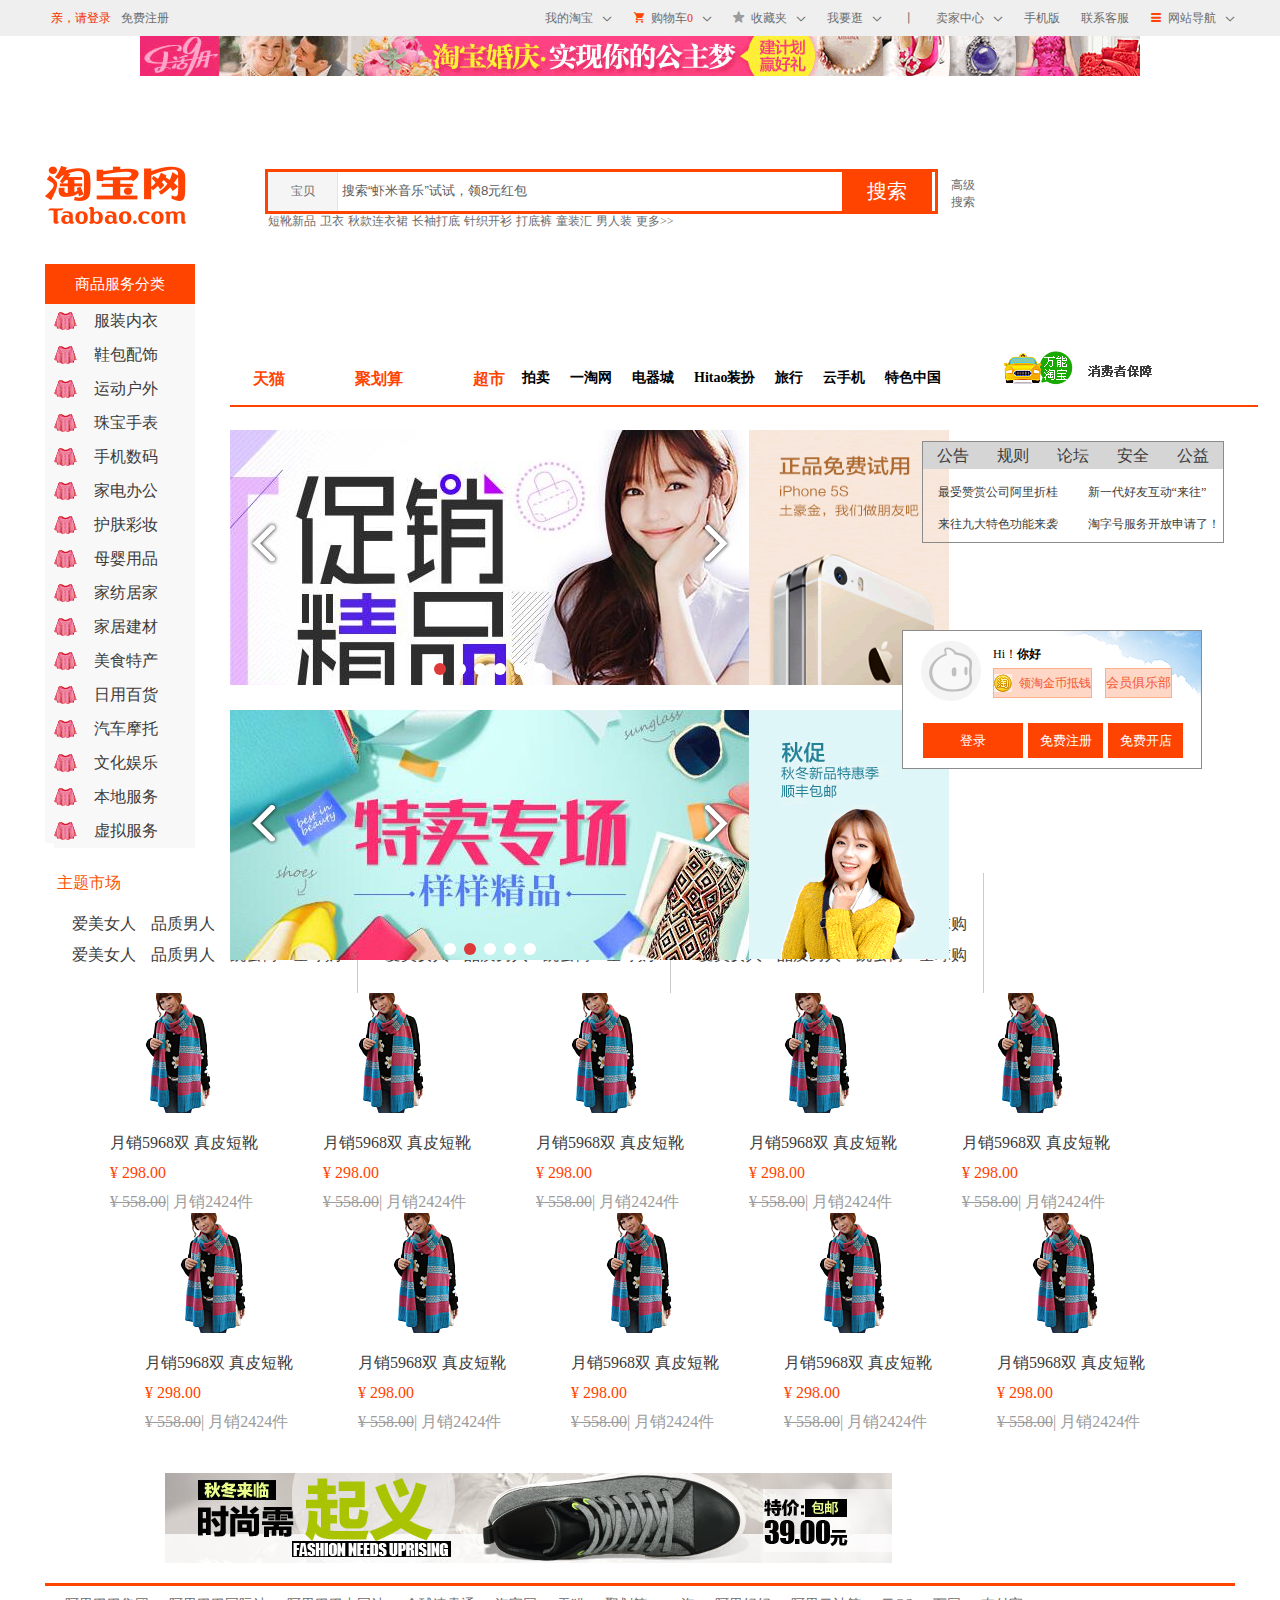
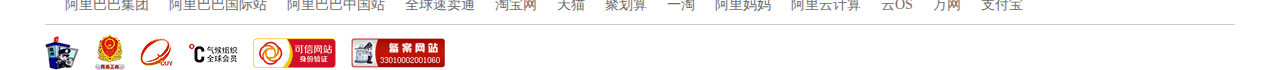
<file: index.html>
<!DOCTYPE html>
<html lang="en">
    <head>
    	<title>淘宝</title>
        <meta charset="utf-8">
        <link rel="stylesheet" href="css/gonggong.css">
        <link rel="stylesheet" href="css/style.css">
        <link rel="stylesheet" type="text/css" href="./font/iconfont.css">
        <link rel="stylesheet" href="css/ft-carousel.css">
    </head>
    <body>
    <div class="herder">
    	<div class="wenzi gwidth">
    		<a href="" class="denglu">亲，请登录</a>
    		<a href="" class="zhuce">免费注册</a>
    		<div class="topnav">
    			<div class="topnav_nav">
    				<div class="topnav_wo">
    					<a href="">我的淘宝<small class="iconfont icon-xiala"></small></a>
    					<div class="xiala1">
    						<ul>
    							<li >已买到的宝贝</li>
    							<li>店铺动态</li>
    							<li>好友动态</li>
    						</ul>
    					</div>
    				</div>
    			</div>
    			<div class="topnav_nav">
    				<div class="topnav_gou">
    					<a href="">	<span class="iconfont icon-gouwuche"></span>购物车<strong>0</strong><small class="iconfont icon-xiala"></small></a>
    					<div class="xiala2">
    						<ul>
    						<li>您的购物车里还没有任何宝贝。<form action="">
    					</ul>
    					</div>
    				</div>
    			</div>
    			<div class="topnav_nav">
    				<div class="topnav_shou">
    					<a href=""><i class="iconfont icon-shoucangxing2"></i>收藏夹<small class="iconfont icon-xiala"></small></a>
    					<div class="xiala3">
    						<ul>
    							<li>收藏的宝贝</li>
    							<li>收藏的店铺</li>
    						</ul>
    					</div>
    				</div>
    				<div>
    					
    				</div>
    			</div>
    			<div class="topnav_nav">
    				<div class="topnav_guang">
    					<a href="">我要逛<small class="iconfont icon-xiala"></small></a>
    					<div class="xiala4">
    						<ul>
    							<li>逛上新</li>
    							<li>逛优惠</li>
    							<li>小分队</li>
    							<li>用手机逛</li>
    							<li>商品分类</li>
    						</ul>
    					</div>
    			</div>
    			</div>
    			<div class="topnav_nav">
    					丨
    			</div>
    			<div class="topnav_nav">
    				<div class="topnav_mai">
    					<a href="">卖家中心<small class="iconfont icon-xiala"></small></a>
    					<div class="xiala5">
    						<ul>
    							<li>已卖出的宝贝</li>
    							<li>出售中的宝贝</li>
    							<li>卖家服务市场</li>
    							<li>卖家培训中心</li>
    						</ul>
    					</div>
    			</div>
    			</div>
    			<div class="topnav_nav">
    				<a href="">手机版</a>
    			</div>
    			<div class="topnav_nav">
    				<a href="">联系客服</a>
    			</div>
    			<div class="topnav_nav">
    				<div class="topnav_wang">
    					<a href=""><span class="iconfont icon-liebiao"></span>网站导航<small class="iconfont icon-xiala"></small></a>
    					</div>
    			</div>
    			</div>
    		</div>
   		</div>
   	</div>
    	<div class="changtiao gwidth">
    		<img src="images/changtiao.gif" height="40" width="1000" alt="" class="changtiao1">
    	</div>
    <!--logo 搜索框  -->
    <div class="logo gwidth">
    	<img src="images/logo.png" height="58" width="141" alt="" class="logo1">
    	<div class="kuang">
    		<form action="">
    			<input type="submit" value="宝贝" class="baobei">
    			<input type="text" value="搜索“虾米音乐”试试，领8元红包" class="xiami">
    			<input type="submit" value="搜索" class="sousuo">
    		</form>
    		<a href=""><p class="gaoji">高级<br>搜索</p></a>
    		<div class="tuijian">
    			<ul>
    				<li><a href="">短靴新品</a></li>
    				<li><a href="">卫衣</a></li>
    				<li><a href="">秋款连衣裙</a></li>
    				<li><a href="">长袖打底</a></li>
    				<li><a href="">针织开衫</a></li>
    				<li><a href="">打底裤</a></li>
    				<li><a href="">童装汇</a></li>
    				<li><a href="">男人装</a></li>
    				<li><a href="">更多&gt&gt</a></li>
    			</ul>
    		</div>
    	</div>
    </div>
    <div class="zhongbu">
        <div class="fuwufenlei gwidth">
        <h3>商品服务分类</h3>
        <ul>
            <li><a href="">服装内衣</a></li>
            <li><a href="">鞋包配饰</a></li>
            <li><a href="">运动户外</a></li>
            <li><a href="">珠宝手表</a></li>
            <li><a href="">手机数码</a></li>
            <li><a href="">家电办公</a></li>
            <li><a href="">护肤彩妆</a></li>
            <li><a href="">母婴用品</a></li>
            <li><a href="">家纺居家</a></li>
            <li><a href="">家居建材</a></li>
            <li><a href="">美食特产</a></li>
            <li><a href="">日用百货</a></li>
            <li><a href="">汽车摩托</a></li>
            <li><a href="">文化娱乐</a></li>
            <li><a href="">本地服务</a></li>
            <li><a href="">虚拟服务</a></li>
        </ul>
    </div>
        <div class="zbdh gwidth">
            <ul class="daohang_tm">
                <li><a href="">天猫</a></li>
                <li><a href="">聚划算</a></li>
                <li><a href="">超市</a></li>
            </ul>
            <ol class="daohang_pm">
                <li><a href="">拍卖</a></li>
                <li><a href="">一淘网</a></li>
                <li><a href="">电器城</a></li>
                <li><a href="">Hitao装扮</a></li>
                <li><a href ="">旅行</a></li>
                <li><a href="">云手机</a></li>
                <li><a href="">特色中国</a></li>
            </ol>
            <img src="images/xiaofeizhequanyi.gif" height="34" width="149" alt="" class="xfzqy">
            <p class="xian"> </p>
        </div>
        <div class="lbt">
        <div class="example">
        <div class="ft-carousel" id="carousel_1">
        <ul class="carousel-inner">
            <li class="carousel-item"><img src="images/taobao5.jpg" height="280" width="520" alt=""></li>
            <li class="carousel-item"><img src="images/taobao6.jpg" height="280" width="520" alt=""></li>
            <li class="carousel-item"><img src="images/taobao5.jpg" height="280" width="520" alt=""></li>
            <li class="carousel-item"><img src="images/taobao6.jpg" height="280" width="520" alt=""></li>
            <li class="carousel-item"><img src="images/taobao5.jpg" height="280" width="520" alt=""></li>
            <li class="carousel-item"><img src="images/taobao6.jpg" height="280" width="520" alt=""></li>
        </ul>
        </div>
        </div>

        <div class="example">
        <div class="ft-carousel" id="carousel_2">
        <ul class="carousel-inner">
            <li class="carousel-item"><img src="images/taobao4.jpg" height="250" width="520" alt=""></li>
            <li class="carousel-item"><img src="images/taobao3.jpg" height="250" width="520" alt=""></li>
            <li class="carousel-item"><img src="images/taobao2.jpg" alt=""></li>
            <li class="carousel-item"><img src="images/taobao1.jpg" alt=""></li>
            <li class="carousel-item"><img src="images/taobao3.jpg" alt=""></li>
        </ul>
        </div>
        </div>
        <div class="ce">
            <img src="images/taobaoce1.gif" height="255" width="200" alt="" class="ce1">
            <img src="images/taobaoce2.gif" height="249" width="200" alt="" class="ce2">
        </div>
        </div>
        <div class="cekuang gwidth">
        	<div class="cekuang1">
            <ul class="gonggao">
                <li><a href="">公告</a></li>
                <li><a href="">规则</a></li>
                <li><a href="">论坛</a></li>
                <li><a href="">安全</a></li>
                <li><a href="">公益</a></li>
            </ul>
            <ol class="gonggao2">
                <li><a href="">最受赞赏公司阿里折桂</a></li>
                <li><a href="">新一代好友互动“来往”</a></li>
                <li><a href="">来往九大特色功能来袭</a></li>
                <li><a href="">淘字号服务开放申请了！</a></li>
            </ol>
        </div>
        	<div class="cekuang2">
        		<img src="images/touxiang.png" height="60" width="60" alt="" class="touxiang">
        		<p class="nihao">Hi！<span>你好</span></p>
        		<form action="">
        			<ul>
        				<li><a href=""><input type="submit" value="领淘金币抵钱"  class="jinbi"></a></li>
        				<li><a href=""><input type="submit" value="会员俱乐部"  class="huiyuan"></a></li>
        			</ul>
        			<ol>
        				<li><a href=""><input type="submit" value="登录" class="denglu"></a></li>
        				<li><a href=""><input type="submit" value="免费注册" class="zhuce"></a></li>
        				<li><a href=""><input type="submit" value="免费开店" class="kaidian"></a></li>
        			</ol>
        		</form>
        	</div>

        </div>
        <div class="biaoqian gwidth clearfix">
            <div class="biaoqian1">
                <p class="shichang">主题市场</p>
                <ul>
                    <li><a href="">爱美女人</a></li>
                    <li><a href="">品质男人</a></li>
                    <li><a href="">跳蚤街</a></li>
                    <li><a href="">全球购</a></li>
                    <li><a href="">爱美女人</a></li>
                    <li><a href="">品质男人</a></li>
                    <li><a href="">跳蚤街</a></li>
                    <li><a href="">全球购</a></li>
                </ul>
            </div>
            <div class="biaoqian2">
                <p class="shichang2">主题市场</p>
                <ul>
                    <li><a href="">爱美女人</a></li>
                    <li><a href="">品质男人</a></li>
                    <li><a href="">跳蚤街</a></li>
                    <li><a href="">全球购</a></li>
                    <li><a href="">爱美女人</a></li>
                    <li><a href="">品质男人</a></li>
                    <li><a href="">跳蚤街</a></li>
                    <li><a href="">全球购</a></li>
                </ul>
            </div>
            <div class="biaoqian3">
                <p class="shichang3">主题市场</p>
                <ul>
                    <li><a href="">爱美女人</a></li>
                    <li><a href="">品质男人</a></li>
                    <li><a href="">跳蚤街</a></li>
                    <li><a href="">全球购</a></li>
                    <li><a href="">爱美女人</a></li>
                    <li><a href="">品质男人</a></li>
                    <li><a href="">跳蚤街</a></li>
                    <li><a href="">全球购</a></li>
                </ul>
            </div>
        </div>

        <div class="remai gwidth clearfix">
        	<div class="remai1">
        		<img src="images/shangpin.png" height="120" width="66" alt="">
        		<p class="xie"><a href="">月销5968双 真皮短靴</a></p>
        		<p class="qian"><a href="">¥  298.00</a></p>
        		<p class="yuanjia"><a href=""><span>¥  558.00</span>|  月销2424件</a></p>
        	</div>
        	<div class="remai2">
        		<img src="images/shangpin.png" height="120" width="66" alt="">
        		<p class="xie"><a href="">月销5968双 真皮短靴</a></p>
        		<p class="qian"><a href="">¥  298.00</a></p>
        		<p class="yuanjia"><a href=""><span>¥  558.00</span>|  月销2424件</a></p>
        	</div>
        	<div class="remai3">
        		<img src="images/shangpin.png" height="120" width="66" alt="">
        		<p class="xie"><a href="">月销5968双 真皮短靴</a></p>
        		<p class="qian"><a href="">¥  298.00</a></p>
        		<p class="yuanjia"><a href=""><span>¥  558.00</span>|  月销2424件</a></p>
        	</div>
        	<div class="remai4">
        		<img src="images/shangpin.png" height="120" width="66" alt="">
        		<p class="xie"><a href="">月销5968双 真皮短靴</a></p>
        		<p class="qian"><a href="">¥  298.00</a></p>
        		<p class="yuanjia"><a href=""><span>¥  558.00</span>|  月销2424件</a></p>
        	</div>
        	<div class="remai5">
        		<img src="images/shangpin.png" height="120" width="66" alt="">
        		<p class="xie"><a href="">月销5968双 真皮短靴</a></p>
        		<p class="qian"><a href="">¥  298.00</a></p>
        		<p class="yuanjia"><a href=""><span>¥  558.00</span>|  月销2424件</a></p>
        	</div>
        	</div>
        	<div class="remai2">
        		<div class="remai6">
        		<img src="images/shangpin.png" height="120" width="66" alt="">
        		<p class="xie"><a href="">月销5968双 真皮短靴</a></p>
        		<p class="qian"><a href="">¥  298.00</a></p>
        		<p class="yuanjia"><a href=""><span>¥  558.00</span>|  月销2424件</a></p>
        	</div>
        	<div class="remai7">
        		<img src="images/shangpin.png" height="120" width="66" alt="">
        		<p class="xie"><a href="">月销5968双 真皮短靴</a></p>
        		<p class="qian"><a href="">¥  298.00</a></p>
        		<p class="yuanjia"><a href=""><span>¥  558.00</span>|  月销2424件</a></p>
        	</div>
        	<div class="remai8">
        		<img src="images/shangpin.png" height="120" width="66" alt="">
        		<p class="xie"><a href="">月销5968双 真皮短靴</a></p>
        		<p class="qian"><a href="">¥  298.00</a></p>
        		<p class="yuanjia"><a href=""><span>¥  558.00</span>|  月销2424件</a></p>
        	</div>
        	<div class="remai9">
        		<img src="images/shangpin.png" height="120" width="66" alt="">
        		<p class="xie"><a href="">月销5968双 真皮短靴</a></p>
        		<p class="qian"><a href="">¥  298.00</a></p>
        		<p class="yuanjia"><a href=""><span>¥  558.00</span>|  月销2424件</a></p>
        	</div>
        	<div class="remai10">
        		<img src="images/shangpin.png" height="120" width="66" alt="">
        		<p class="xie"><a href="">月销5968双 真皮短靴</a></p>
        		<p class="qian"><a href="">¥  298.00</a></p>
        		<p class="yuanjia"><a href=""><span>¥  558.00</span>|  月销2424件</a></p>
        	</div>
        	</div>       	
        </div>
       		<div class="tiao2 gwidth">
        		<img src="images/tiao2.png" height="90" width="727" alt="">
        		<p class="tiao22 gwidth"></p>
       		</div>
       	<div class="dibu gwidth clearfix">
       		<ul>
       			<li><a href="">阿里巴巴集团</a></li>
       			<li><a href="">阿里巴巴国际站</a></li>
       			<li><a href="">阿里巴巴中国站</a></li>
       			<li><a href="">全球速卖通</a></li>
       			<li><a href="">淘宝网</a></li>
       			<li><a href="">天猫</a></li>
       			<li><a href="">聚划算</a></li>
       			<li><a href="">一淘</a></li>
       			<li><a href="">阿里妈妈</a></li>
       			<li><a href="">阿里云计算</a></li>
       			<li><a href="">云OS</a></li>
       			<li><a href="">万网</a></li>
       			<li><a href="">支付宝</a></li>
       		</ul>
       	</div>
			<div class="ditiao gwidth"><p class="ditiao1"></p></div>
   			<div class="dibutu gwidth">
   			<img src="images/dibutu.png" height="35" width="400" alt="">
   			</div>

  












    </div>


    




    <script src="js/jquery.min.js"></script>
    <script src="js/ft-carousel.min.js"></script>
    <script type="text/javascript">
    $("#carousel_1").FtCarousel();

    $("#carousel_2").FtCarousel({
        index: 1,
        auto: true
    });
</script>
    </body>
</html>
</file>
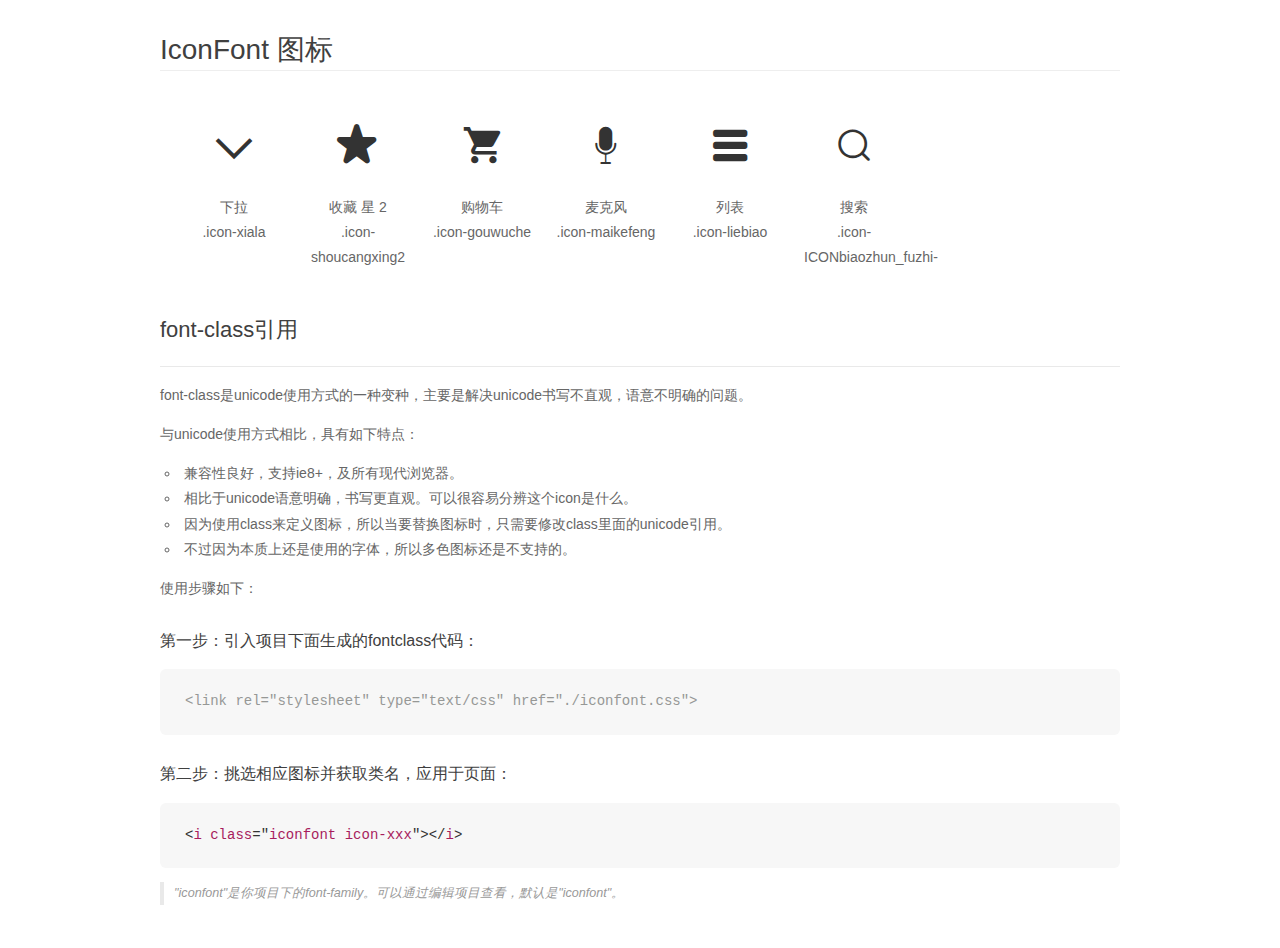
<file: font/demo_fontclass.html>
<!DOCTYPE html>
<html>
<head>
    <meta charset="utf-8"/>
    <title>IconFont</title>
    <link rel="stylesheet" href="demo.css">
    <link rel="stylesheet" href="iconfont.css">
</head>
<body>
    <div class="main markdown">
        <h1>IconFont 图标</h1>
        <ul class="icon_lists clear">
            
                <li>
                <i class="icon iconfont icon-xiala"></i>
                    <div class="name">下拉</div>
                    <div class="fontclass">.icon-xiala</div>
                </li>
            
                <li>
                <i class="icon iconfont icon-shoucangxing2"></i>
                    <div class="name">收藏 星 2</div>
                    <div class="fontclass">.icon-shoucangxing2</div>
                </li>
            
                <li>
                <i class="icon iconfont icon-gouwuche"></i>
                    <div class="name">购物车</div>
                    <div class="fontclass">.icon-gouwuche</div>
                </li>
            
                <li>
                <i class="icon iconfont icon-maikefeng"></i>
                    <div class="name">麦克风</div>
                    <div class="fontclass">.icon-maikefeng</div>
                </li>
            
                <li>
                <i class="icon iconfont icon-liebiao"></i>
                    <div class="name">列表</div>
                    <div class="fontclass">.icon-liebiao</div>
                </li>
            
                <li>
                <i class="icon iconfont icon-ICONbiaozhun_fuzhi-"></i>
                    <div class="name">搜索</div>
                    <div class="fontclass">.icon-ICONbiaozhun_fuzhi-</div>
                </li>
            
        </ul>

        <h2 id="font-class-">font-class引用</h2>
        <hr>

        <p>font-class是unicode使用方式的一种变种，主要是解决unicode书写不直观，语意不明确的问题。</p>
        <p>与unicode使用方式相比，具有如下特点：</p>
        <ul>
        <li>兼容性良好，支持ie8+，及所有现代浏览器。</li>
        <li>相比于unicode语意明确，书写更直观。可以很容易分辨这个icon是什么。</li>
        <li>因为使用class来定义图标，所以当要替换图标时，只需要修改class里面的unicode引用。</li>
        <li>不过因为本质上还是使用的字体，所以多色图标还是不支持的。</li>
        </ul>
        <p>使用步骤如下：</p>
        <h3 id="-fontclass-">第一步：引入项目下面生成的fontclass代码：</h3>


        <pre><code class="lang-js hljs javascript"><span class="hljs-comment">&lt;link rel="stylesheet" type="text/css" href="./iconfont.css"&gt;</span></code></pre>
        <h3 id="-">第二步：挑选相应图标并获取类名，应用于页面：</h3>
        <pre><code class="lang-css hljs">&lt;<span class="hljs-selector-tag">i</span> <span class="hljs-selector-tag">class</span>="<span class="hljs-selector-tag">iconfont</span> <span class="hljs-selector-tag">icon-xxx</span>"&gt;&lt;/<span class="hljs-selector-tag">i</span>&gt;</code></pre>
        <blockquote>
        <p>"iconfont"是你项目下的font-family。可以通过编辑项目查看，默认是"iconfont"。</p>
        </blockquote>
    </div>
</body>
</html>
</file>
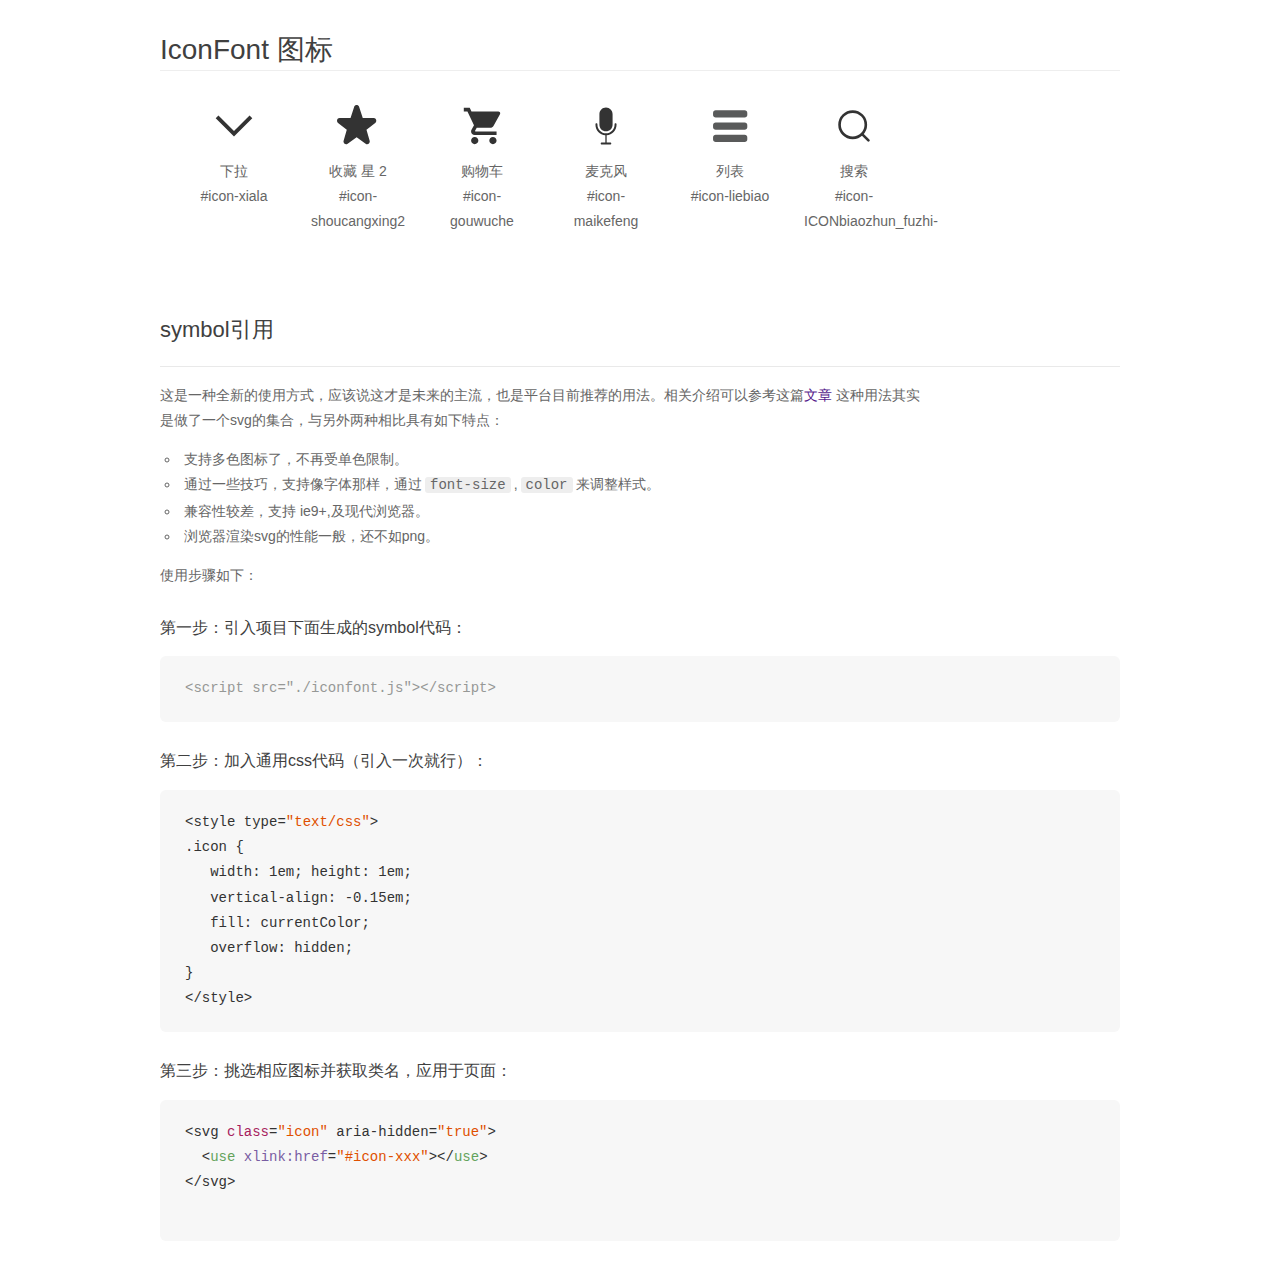
<file: font/demo_symbol.html>
<!DOCTYPE html>
<html>
<head>
    <meta charset="utf-8"/>
    <title>IconFont</title>
    <link rel="stylesheet" href="demo.css">
    <script src="iconfont.js"></script>

    <style type="text/css">
        .icon {
          /* 通过设置 font-size 来改变图标大小 */
          width: 1em; height: 1em;
          /* 图标和文字相邻时，垂直对齐 */
          vertical-align: -0.15em;
          /* 通过设置 color 来改变 SVG 的颜色/fill */
          fill: currentColor;
          /* path 和 stroke 溢出 viewBox 部分在 IE 下会显示
             normalize.css 中也包含这行 */
          overflow: hidden;
        }

    </style>
</head>
<body>
    <div class="main markdown">
        <h1>IconFont 图标</h1>
        <ul class="icon_lists clear">
            
                <li>
                    <svg class="icon" aria-hidden="true">
                        <use xlink:href="#icon-xiala"></use>
                    </svg>
                    <div class="name">下拉</div>
                    <div class="fontclass">#icon-xiala</div>
                </li>
            
                <li>
                    <svg class="icon" aria-hidden="true">
                        <use xlink:href="#icon-shoucangxing2"></use>
                    </svg>
                    <div class="name">收藏 星 2</div>
                    <div class="fontclass">#icon-shoucangxing2</div>
                </li>
            
                <li>
                    <svg class="icon" aria-hidden="true">
                        <use xlink:href="#icon-gouwuche"></use>
                    </svg>
                    <div class="name">购物车</div>
                    <div class="fontclass">#icon-gouwuche</div>
                </li>
            
                <li>
                    <svg class="icon" aria-hidden="true">
                        <use xlink:href="#icon-maikefeng"></use>
                    </svg>
                    <div class="name">麦克风</div>
                    <div class="fontclass">#icon-maikefeng</div>
                </li>
            
                <li>
                    <svg class="icon" aria-hidden="true">
                        <use xlink:href="#icon-liebiao"></use>
                    </svg>
                    <div class="name">列表</div>
                    <div class="fontclass">#icon-liebiao</div>
                </li>
            
                <li>
                    <svg class="icon" aria-hidden="true">
                        <use xlink:href="#icon-ICONbiaozhun_fuzhi-"></use>
                    </svg>
                    <div class="name">搜索</div>
                    <div class="fontclass">#icon-ICONbiaozhun_fuzhi-</div>
                </li>
            
        </ul>


        <h2 id="symbol-">symbol引用</h2>
        <hr>

        <p>这是一种全新的使用方式，应该说这才是未来的主流，也是平台目前推荐的用法。相关介绍可以参考这篇<a href="">文章</a>
        这种用法其实是做了一个svg的集合，与另外两种相比具有如下特点：</p>
        <ul>
          <li>支持多色图标了，不再受单色限制。</li>
          <li>通过一些技巧，支持像字体那样，通过<code>font-size</code>,<code>color</code>来调整样式。</li>
          <li>兼容性较差，支持 ie9+,及现代浏览器。</li>
          <li>浏览器渲染svg的性能一般，还不如png。</li>
        </ul>
        <p>使用步骤如下：</p>
        <h3 id="-symbol-">第一步：引入项目下面生成的symbol代码：</h3>
        <pre><code class="lang-js hljs javascript"><span class="hljs-comment">&lt;script src="./iconfont.js"&gt;&lt;/script&gt;</span></code></pre>
        <h3 id="-css-">第二步：加入通用css代码（引入一次就行）：</h3>
        <pre><code class="lang-js hljs javascript">&lt;style type=<span class="hljs-string">"text/css"</span>&gt;
.icon {
   width: <span class="hljs-number">1</span>em; height: <span class="hljs-number">1</span>em;
   vertical-align: <span class="hljs-number">-0.15</span>em;
   fill: currentColor;
   overflow: hidden;
}
&lt;<span class="hljs-regexp">/style&gt;</span></code></pre>
        <h3 id="-">第三步：挑选相应图标并获取类名，应用于页面：</h3>
        <pre><code class="lang-js hljs javascript">&lt;svg <span class="hljs-class"><span class="hljs-keyword">class</span></span>=<span class="hljs-string">"icon"</span> aria-hidden=<span class="hljs-string">"true"</span>&gt;<span class="xml"><span class="hljs-tag">
  &lt;<span class="hljs-name">use</span> <span class="hljs-attr">xlink:href</span>=<span class="hljs-string">"#icon-xxx"</span>&gt;</span><span class="hljs-tag">&lt;/<span class="hljs-name">use</span>&gt;</span>
</span>&lt;<span class="hljs-regexp">/svg&gt;
        </span></code></pre>
    </div>
</body>
</html>
</file>
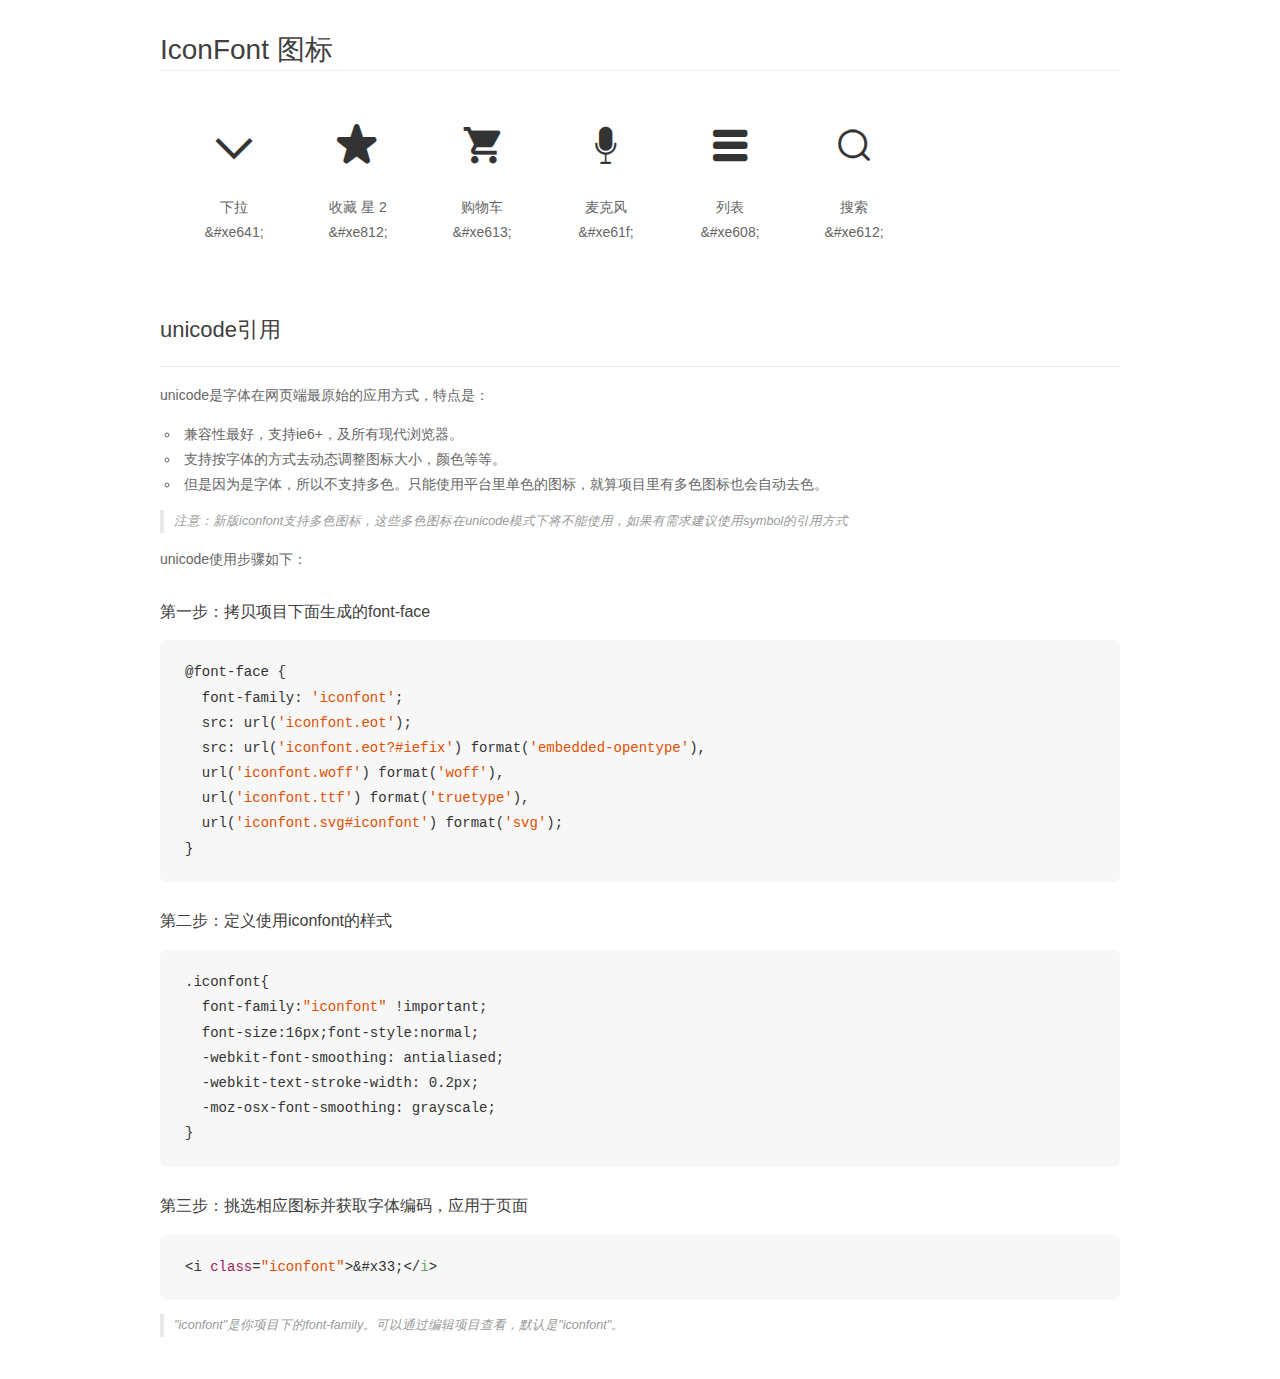
<file: font/demo_unicode.html>
<!DOCTYPE html>
<html>
<head>
    <meta charset="utf-8"/>
    <title>IconFont</title>
    <link rel="stylesheet" href="demo.css">

    <style type="text/css">

        @font-face {font-family: "iconfont";
          src: url('iconfont.eot'); /* IE9*/
          src: url('iconfont.eot#iefix') format('embedded-opentype'), /* IE6-IE8 */
          url('iconfont.woff') format('woff'), /* chrome, firefox */
          url('iconfont.ttf') format('truetype'), /* chrome, firefox, opera, Safari, Android, iOS 4.2+*/
          url('iconfont.svg#iconfont') format('svg'); /* iOS 4.1- */
        }

        .iconfont {
          font-family:"iconfont" !important;
          font-size:16px;
          font-style:normal;
          -webkit-font-smoothing: antialiased;
          -webkit-text-stroke-width: 0.2px;
          -moz-osx-font-smoothing: grayscale;
        }

    </style>
</head>
<body>
    <div class="main markdown">
        <h1>IconFont 图标</h1>
        <ul class="icon_lists clear">
            
                <li>
                <i class="icon iconfont">&#xe641;</i>
                    <div class="name">下拉</div>
                    <div class="code">&amp;#xe641;</div>
                </li>
            
                <li>
                <i class="icon iconfont">&#xe812;</i>
                    <div class="name">收藏 星 2</div>
                    <div class="code">&amp;#xe812;</div>
                </li>
            
                <li>
                <i class="icon iconfont">&#xe613;</i>
                    <div class="name">购物车</div>
                    <div class="code">&amp;#xe613;</div>
                </li>
            
                <li>
                <i class="icon iconfont">&#xe61f;</i>
                    <div class="name">麦克风</div>
                    <div class="code">&amp;#xe61f;</div>
                </li>
            
                <li>
                <i class="icon iconfont">&#xe608;</i>
                    <div class="name">列表</div>
                    <div class="code">&amp;#xe608;</div>
                </li>
            
                <li>
                <i class="icon iconfont">&#xe612;</i>
                    <div class="name">搜索</div>
                    <div class="code">&amp;#xe612;</div>
                </li>
            
        </ul>
        <h2 id="unicode-">unicode引用</h2>
        <hr>

        <p>unicode是字体在网页端最原始的应用方式，特点是：</p>
        <ul>
        <li>兼容性最好，支持ie6+，及所有现代浏览器。</li>
        <li>支持按字体的方式去动态调整图标大小，颜色等等。</li>
        <li>但是因为是字体，所以不支持多色。只能使用平台里单色的图标，就算项目里有多色图标也会自动去色。</li>
        </ul>
        <blockquote>
        <p>注意：新版iconfont支持多色图标，这些多色图标在unicode模式下将不能使用，如果有需求建议使用symbol的引用方式</p>
        </blockquote>
        <p>unicode使用步骤如下：</p>
        <h3 id="-font-face">第一步：拷贝项目下面生成的font-face</h3>
        <pre><code class="lang-js hljs javascript">@font-face {
  font-family: <span class="hljs-string">'iconfont'</span>;
  src: url(<span class="hljs-string">'iconfont.eot'</span>);
  src: url(<span class="hljs-string">'iconfont.eot?#iefix'</span>) format(<span class="hljs-string">'embedded-opentype'</span>),
  url(<span class="hljs-string">'iconfont.woff'</span>) format(<span class="hljs-string">'woff'</span>),
  url(<span class="hljs-string">'iconfont.ttf'</span>) format(<span class="hljs-string">'truetype'</span>),
  url(<span class="hljs-string">'iconfont.svg#iconfont'</span>) format(<span class="hljs-string">'svg'</span>);
}
</code></pre>
        <h3 id="-iconfont-">第二步：定义使用iconfont的样式</h3>
        <pre><code class="lang-js hljs javascript">.iconfont{
  font-family:<span class="hljs-string">"iconfont"</span> !important;
  font-size:<span class="hljs-number">16</span>px;font-style:normal;
  -webkit-font-smoothing: antialiased;
  -webkit-text-stroke-width: <span class="hljs-number">0.2</span>px;
  -moz-osx-font-smoothing: grayscale;
}
</code></pre>
        <h3 id="-">第三步：挑选相应图标并获取字体编码，应用于页面</h3>
        <pre><code class="lang-js hljs javascript">&lt;i <span class="hljs-class"><span class="hljs-keyword">class</span></span>=<span class="hljs-string">"iconfont"</span>&gt;&amp;#x33;<span class="xml"><span class="hljs-tag">&lt;/<span class="hljs-name">i</span>&gt;</span></span></code></pre>

        <blockquote>
        <p>"iconfont"是你项目下的font-family。可以通过编辑项目查看，默认是"iconfont"。</p>
        </blockquote>
    </div>


</body>
</html>
</file>
<file: css/gonggong.css>
@charset "utf-8";
body,ul,ol,li,dl,dt,dd,h1,h2,h3,h4,h5,h6,p,input,textarea,select,figure{margin: 0;padding: 0;}
ul,ol{list-style: none;}
input,textarea,select{border: none; background-color: transparent; outline: none;}
textarea{resize: none;}
img{border: none;vertical-align:top;vertical-align: middle;}
a{text-decoration: none;-webkit-tap-highlight-color: transparent;
}
strong{font-weight:normal;}
em,i{font-style:normal;}
.fl{float: left;} .fr{float: right;}
html {-webkit-text-size-adjust: none;}
.clearfix:after,.clearfix:before{content: ""; display: table;}
.clearfix:after{clear: both;}
.clearfix{*zoom:1;}
.gwidth{
	width: 1190px;
	margin-left: auto;
	margin-right: auto;
}
</file>
<file: css/style.css>
/* 
* @Author: VC
* @Date:   2018-05-15 19:05:55
* @Last Modified by:   VC
* @Last Modified time: 2018-06-10 22:48:01
*/
.herder{
	height: 36px;
	background-color: #EFEFEF;
}
.herder .wenzi .denglu{
	color: #F22E00;
	font-size: 12px;
	margin-left: 6px;
}
.herder .wenzi .zhuce{
	color: #6C6C6C;
	font-size: 12px;
	line-height: 36px;
	margin-left: 6px;
}
.herder .wenzi:hover .zhuce{
	color: #F22E00;
}
.herder .topnav{
	font-size: 12px;
	float: right;
	height: 36px;
	line-height: 36px;
	color: #6C6C6C;
}
.herder .topnav .topnav_nav{
	float: left;
	margin-left: 21px;
}
.herder .topnav span{
	color: #FF4400;
	padding-right: 6px;
}
.herder .topnav strong{
	color: #F22E00;
}
.herder .topnav a{
	color: #6C6C6C;
}
.herder .topnav i{
	color:#9C9C9C;
	padding-right: 6px;
}
.herder small{
	margin-left: 9px;
}
.herder .topnav_nav:hover a{
	color: #F22E00;
}
/*下拉1*/
.herder .topnav_wo:hover a{
	color: #F22E00;
	height: 36px;
	border-bottom: 1px solid #fff;
}
.herder .topnav_wo:hover{
	height: 36px;
	background-color: #fff;
	border-left: 1px solid #858585;
	border-right: 1px solid #858585;	
}
.herder .topnav_wo{
	position: relative;
}
.herder .topnav_wo a{
	position: relative;
	z-index: 5;
	height: 36px;
	display: inline-block;
}
.herder .topnav_wo .xiala1{
	position: absolute;
	width: 88px;
	height: 100px;
	line-height: 29px;
	background-color: #fff;
	border: 1px solid #858585;
	display: none;
	margin-left: -1px;
	z-index: 3;
}
.herder .topnav_wo:hover .xiala1{
	display: block;
	margin-top: -1px;
}
/*下拉2*/
.herder .topnav_gou:hover a{
	color: #F22E00;
	height: 36px;
	border-bottom: 1px solid #fff;
}
.herder .topnav_gou:hover{
	height: 36px;
	background-color: #fff;
	border-left: 1px solid #858585;
	border-right: 1px solid #858585;	
}
.herder .topnav_gou{
	position: relative;
}
.herder .topnav_gou .xiala2{
	position: absolute;
	width: 312px;
	height: 51px;
	line-height: 29px;
	background-color: #fff;
	border: 1px solid #858585;
	display: none;
	margin-left: -1px;
	z-index: 3;
}
.herder .topnav_gou a{
	position: relative;
	z-index: 5;
	height: 36px;
	display: inline-block;
}
.herder .topnav_gou:hover .xiala2{
	display: block;
	margin-top: -1px;
}

.herder .topnav_gou                                                                                                                                                                                                                                                                                                                                                                                                                                                                                                                                                                                                                                                                                                                                                                                                                                                                                                                                                                                                                                                                                                                                                                                                                                                                                                                                                                                                                                                                                      :hover a{
	color: #F22E00;
	height: 36px;
	border-bottom: 1px solid #fff;
}
.herder .topnav_gou li{
	color: #393939;
	margin-left: 14px;
	line-height:51px;
}
/*下拉3*/
.herder .topnav_shou:hover a{
	color: #F22E00;
	height: 36px;
	border-bottom: 1px solid #fff;
}
.herder .topnav_shou:hover{
	height: 36px;
	background-color: #fff;
	border-left: 1px solid #858585;
	border-right: 1px solid #858585;	
}
.herder .topnav_shou{
	position: relative;
}
.herder .topnav_shou .xiala3{
	position: absolute;
	width: 85px;
	height: 72px;
	line-height: 29px;
	background-color: #fff;
	border: 1px solid #858585;
	display: none;
	margin-left: -1px;
	z-index: 3;
}
.herder .topnav_shou a{
	position: relative;
	z-index: 5;
	height: 36px;
	display: inline-block;
}

.herder .topnav_shou:hover .xiala3{
	display: block;
	margin-top: -1px;
}
/*下拉4*/
.herder .topnav_guang:hover a{
	color: #F22E00;
	height: 36px;
	border-bottom: 1px solid #fff;
}
.herder .topnav_guang:hover{
	height: 36px;
	background-color: #fff;
	border-left: 1px solid #858585;
	border-right: 1px solid #858585;	
}
.herder .topnav_guang{
	position: relative;
}
.herder .topnav_guang .xiala4{
	position: absolute;
	width: 67px;
	height: 156px;
	line-height: 29px;
	background-color: #fff;
	border: 1px solid #858585;
	display: none;
	margin-left: -1px;
	z-index: 3;
}
.herder .topnav_guang a{
	position: relative;
	z-index: 5;
	height: 36px;
	display: inline-block;
}

.herder .topnav_guang:hover .xiala4{
	display: block;
	margin-top: -1px;
}
/*下拉5*/
.herder .topnav_mai:hover a{
	color: #F22E00;
	height: 36px;
	border-bottom: 1px solid #fff;
}
.herder .topnav_mai:hover{
	height: 36px;
	background-color: #fff;
	border-left: 1px solid #858585;
	border-right: 1px solid #858585;	
}
.herder .topnav_mai{
	position: relative;
}

.herder .topnav_mai a{
	position: relative;
	z-index: 5;
	height: 36px;
	display: inline-block;
}
.herder .topnav_mai .xiala5{
	position: absolute;
	width: 88px;
	height: 128px;
	line-height: 29px;
	background-color: #fff;
	border: 1px solid #858585;
	display: none;
	margin-left: -1px;
	z-index: 3;
}
.herder .topnav_mai:hover .xiala5{
	display: block;
	margin-top: -1px;
}
/*长条图*/
.changtiao{
	text-align: center;
}

/*logo 搜索*/
.logo .logo1{
	margin-top: 90px;
}
.logo form{
	position: relative;
}
.logo .kuang{
	width: 667px;
	height: 39px;
	border: 3px solid #FF4400;
	margin-left: 220px;
	margin-top: -55px;
	position: relative;
}
.logo .kuang .baobei{
	width: 70px;
	height: 39px;
	border-right: 1px solid #E5E5E5;
	font-size: 12px;
	color: #6C6C6C;
	background-color: #F5F5F5;
	margin:0;
	position: absolute;
	position: relative;

}
.logo .kuang .xiami{
	width: 500px;
	height: 33px;
	margin:0;
	color: #5B5B5B;
	position: absolute;
	position: relative;
}
.logo .kuang .sousuo{
	width: 90px;
	height: 39px;
	margin:0;
	font-size: 20px;
	color: #fff;
	background-color: #FF4400;
	position: absolute;
}
.logo .gaoji{
	font-size: 12px;
	color: #6C6C6C;
	position: absolute;
	top: 5px;right: -40px;
}
.logo a:hover .gaoji{
	color: #F22E00;
}
.logo .tuijian ul li{
	font-size: 12px;
	display: inline-block;
}
.logo .tuijian a{
	color: #6C6C6C;
}
.logo li:hover a{
	color: #F22E00;
}
/*服务分类*/
.fuwufenlei h3{
	font-weight: normal;
	width: 150px;
	height: 40px;
	font-size: 15px;
	color: #fff;
	background-color: #FF4400;
	line-height: 40px;
	margin-top: 50px;
	text-align: center;
}
.fuwufenlei ul{
	width: 148px;
	height: 539px;
	background-color: #F8F8F8;
}
.fuwufenlei li{
	background: url(../images/fuwufenlei.gif) no-repeat left center;
	padding-left: 40px;
	height: 34px;
	background-color: #F8F8F8;
	margin-left: 9px;
	line-height: 34px;
	width: 101px;
}
.fuwufenlei li a{
	color: #3C3C3C;
}
.fuwufenlei li:hover a{
	color: #F22E00;
}
/* 中部导航*/
.tuijian{
	position: relative;
}
.zhongbu .zbdh ul{
	position: absolute;
	top:41%; left: 17%;
}
.zbdh .daohang_tm li a{
	text-decoration: none;
	color: #FF4400;
	font-size: 16px;
	padding:0 35px;
	font-weight: bold;
}
.zbdh .daohang_tm li{
	float: left;
	font-size: 16px;
}
.zbdh .daohang_pm li a{
	text-decoration: none;
	color: black;
}
.zbdh .daohang_pm li{
	float: left;
	padding:0 10px;
}
.zbdh .daohang_pm{
	position: absolute;
	top:41%; left: 40%;
	font-weight: bold;
	font-size: 14px;
}
.zbdh .xfzqy{
	position: absolute;
	top:39%; right: 10%;
}
.zbdh .xian{
	position: absolute;
	top:45%; left: 18%;
	width: 1028px;
	height: 2px;	
	background-color: #FF4400;
}
.zhongbu .lbt{
	width: 720px;
	height: 530px;
	position: relative;
	position: absolute;
	top:45%;left: 18%;
}
.zhongbu .ce{
	position: absolute;
	top:25px;left: 72%;
	width: 200px;
	height: 530px;
}
.ce2{
	margin-top: 25px;
}

/*侧框*/
.cekuang1{
	width: 300px;
	height: 100px;
	border:1px solid #8B8B8B;
	position: absolute;
	top:49%; left: 72%;
}
.cekuang1 .gonggao{
	width: 300px;
	height: 27px;	
}
.cekuang1 .gonggao li{
	width: 60px;
	height: 27px;
	float: left;
	text-align: center;
	line-height: 27px;
	background-color: #D5D5D5;
}
.cekuang1 .gonggao a{
	color: #3C3C3C;
	display: inline-block;
	width: 60px;
	height: 27px;
}
.cekuang1 .gonggao li:hover a{
	background-color: #fff;
	font-weight: bold;
}
.cekuang1 .gonggao2{
	height: 12px;
	font-size: 12px;
}
.cekuang1 .gonggao2 li{
	float: left;
	width: 135px;
	margin-left: 15px;
	margin-top: 15px;
}
.cekuang1 .gonggao2 li a{
	color: #3C3C3C;
}
.cekuang1 .gonggao2 li:hover a{
	color: #FF4400;
}

.cekuang .cekuang2{
	width: 298px;
	height: 137px;
	border: 1px solid #8B8B8B;
	position: absolute;
	top: 70%;right: 78px;
	background: url(../images/denglubiejing.png) no-repeat right top;
}
.cekuang2 .touxiang{
	margin-top: 10px;
	margin-left: 18px;
}
.cekuang2 .nihao{
	font-size: 12px;
	margin-left: 90px;
	margin-top: -55px;
}
.cekuang .nihao span{
	font-weight: bold;
}
.cekuang2 form ul li{
	float: left;
	margin:5px;
}
.cekuang2 form ul{
	margin-left: 85px;
}
.cekuang2 form .jinbi{
	background: url(../images/tao.png)no-repeat left center;
	padding-left: 25px;
	border: 1px solid #FDB08E;
	line-height: 28px;
	background-color: #FED7C6;
	color: #F55732;
	font-size: 12px;

}
.cekuang2 form .huiyuan{
	border: 1px solid #FDB08E;
	line-height: 28px;
	margin-left: 3px;
	text-align: center;
	background-color: #FED7C6;
	color: #F55732;
}

.cekuang2 form ol li{
	float: left;
	margin-top: 20px;
}
.cekuang2 form ol{
	margin-left: 20px;
}
.cekuang2 form .denglu{
	width: 100px;
	height: 35px;
	background-color: #FF4300;
	color: #fff;
}
.cekuang2 form .zhuce{
	width: 75px;
	height: 35px;
	background-color: #FF4300;
	margin-left: 5px;
	color: #fff;
}
.cekuang2 form .kaidian{
	width: 75px;
	height: 35px;
	background-color: #FF4300;
	margin-left: 5px;
	color: #fff;
}

/**/
.biaoqian .biaoqian1 li{
	float: left;
	margin-left: 15px;
	margin-top: 10px;
}
.biaoqian .biaoqian1 ul{
	width: 293px;
	height: 89px;
	margin-top: 10px;
}
.biaoqian .biaoqian1{
	width: 300px;
	margin-top: 30px;
	margin-left: 12px;
	border-right: 1px solid #ccc;
	float: left;
}
.biaoqian .biaoqian1 .shichang{
	color: #FA5603;
}
.biaoqian .biaoqian1 li a{
	color: #3C3C3C;
}
.biaoqian .biaoqian1 li:hover a{
	color: #fff;
	background-color: #FA5603;
}


.biaoqian .biaoqian2 li{
	float: left;
	margin-left: 15px;
	margin-top: 10px;
}
.biaoqian .biaoqian2 ul{
	width: 293px;
	height: 89px;
	margin-top: 10px;
}
.biaoqian .biaoqian2{
	width: 300px;
	margin-top: 30px;
	margin-left: 12px;
	border-right: 1px solid #ccc;
	float: left;
}
.biaoqian .biaoqian2 .shichang2{
	color: #FA5603;
}
.biaoqian .biaoqian2 li a{
	color: #3C3C3C;
}
.biaoqian .biaoqian2 li:hover a{
	color: #fff;
	background-color: #FA5603;
}


.biaoqian .biaoqian3 li{
	float: left;
	margin-left: 15px;
	margin-top: 10px;
}
.biaoqian .biaoqian3 ul{
	width: 293px;
	height: 89px;
	margin-top: 10px;
}
.biaoqian .biaoqian3{
	width: 300px;
	margin-top: 30px;
	margin-left: 12px;
	border-right: 1px solid #ccc;
	float: left;
}
.biaoqian .biaoqian3 .shichang3{
	color: #FA5603;
}
.biaoqian .biaoqian3 li a{
	color: #3C3C3C;
}
.biaoqian .biaoqian3 li:hover a{
	color: #fff;
	background-color: #FA5603;
}

/*热卖*/

.remai .remai1 .xie{
	padding-top: 20px; 
	margin-left: -35px;
}
.remai .remai1 .xie a{
	color: #3C3C3C;
}
.remai .remai1 .qian{
	padding-top: 10px; 
	margin-left: -35px;
}
.remai .remai1 .qian a{
	color: #FF4400;
}
.remai .remai1 .yuanjia{
	padding-top: 10px; 
	margin-left: -35px;
}
.remai .remai1 .yuanjia a{
	color: #9C9C9C;
}
.remai .remai1 .yuanjia span{
	text-decoration:line-through;
}
.remai .remai1{
	float: left;
	margin-left:100px;
}

.remai .remai2 .xie{
	padding-top: 20px; 
	margin-left: -35px;
}
.remai .remai2 .xie a{
	color: #3C3C3C;
}
.remai .remai2 .qian{
	padding-top: 10px; 
	margin-left: -35px;
}
.remai .remai2 .qian a{
	color: #FF4400;
}
.remai .remai2 .yuanjia{
	padding-top: 10px; 
	margin-left: -35px;
}
.remai .remai2 .yuanjia a{
	color: #9C9C9C;
}
.remai .remai2 .yuanjia span{
	text-decoration:line-through;
}
.remai .remai2{
	float: left;
	margin-left:100px;
}

.remai .remai3 .xie{
	padding-top: 20px; 
	margin-left: -35px;
}
.remai .remai3 .xie a{
	color: #3C3C3C;
}
.remai .remai3 .qian{
	padding-top: 10px; 
	margin-left: -35px;
}
.remai .remai3 .qian a{
	color: #FF4400;
}
.remai .remai3 .yuanjia{
	padding-top: 10px; 
	margin-left: -35px;
}
.remai .remai3 .yuanjia a{
	color: #9C9C9C;
}
.remai .remai3 .yuanjia span{
	text-decoration:line-through;
}
.remai .remai3{
	float: left;
	margin-left:100px;
}

.remai .remai4 .xie{
	padding-top: 20px; 
	margin-left: -35px;
}
.remai .remai4 .xie a{
	color: #3C3C3C;
}
.remai .remai4 .qian{
	padding-top: 10px; 
	margin-left: -35px;
}
.remai .remai4 .qian a{
	color: #FF4400;
}
.remai .remai4 .yuanjia{
	padding-top: 10px; 
	margin-left: -35px;
}
.remai .remai4 .yuanjia a{
	color: #9C9C9C;
}
.remai .remai4 .yuanjia span{
	text-decoration:line-through;
}
.remai .remai4{
	float: left;
	margin-left:100px;
}

.remai .remai5 .xie{
	padding-top: 20px; 
	margin-left: -35px;
}
.remai .remai5 .xie a{
	color: #3C3C3C;
}
.remai .remai5 .qian{
	padding-top: 10px; 
	margin-left: -35px;
}
.remai .remai5 .qian a{
	color: #FF4400;
}
.remai .remai5 .yuanjia{
	padding-top: 10px; 
	margin-left: -35px;
}
.remai .remai5 .yuanjia a{
	color: #9C9C9C;
}
.remai .remai5 .yuanjia span{
	text-decoration:line-through;
}
.remai .remai5{
	float: left;
	margin-left:100px;
}

.remai2 .remai6 .xie{
	padding-top: 20px; 
	margin-left: -35px;
}
.remai2 .remai6 .xie a{
	color: #3C3C3C;
}
.remai2 .remai6 .qian{
	padding-top: 10px; 
	margin-left: -35px;
}
.remai2 .remai6 .qian a{
	color: #FF4400;
}
.remai2 .remai6 .yuanjia{
	padding-top: 10px; 
	margin-left: -35px;
}
.remai2 .remai6 .yuanjia a{
	color: #9C9C9C;
}
.remai2 .remai6 .yuanjia span{
	text-decoration:line-through;
}
.remai2 .remai6{
	float: left;
	margin-left:100px;
}

.remai2 .remai7 .xie{
	padding-top: 20px; 
	margin-left: -35px;
}
.remai2 .remai7 .xie a{
	color: #3C3C3C;
}
.remai2 .remai7 .qian{
	padding-top: 10px; 
	margin-left: -35px;
}
.remai2 .remai7 .qian a{
	color: #FF4400;
}
.remai2 .remai7 .yuanjia{
	padding-top: 10px; 
	margin-left: -35px;
}
.remai2 .remai7 .yuanjia a{
	color: #9C9C9C;
}
.remai2 .remai7 .yuanjia span{
	text-decoration:line-through;
}
.remai2 .remai7{
	float: left;
	margin-left:100px;
}

.remai2 .remai8 .xie{
	padding-top: 20px; 
	margin-left: -35px;
}
.remai2 .remai8 .xie a{
	color: #3C3C3C;
}
.remai2 .remai8 .qian{
	padding-top: 10px; 
	margin-left: -35px;
}
.remai2 .remai8 .qian a{
	color: #FF4400;
}
.remai2 .remai8 .yuanjia{
	padding-top: 10px; 
	margin-left: -35px;
}
.remai2 .remai8 .yuanjia a{
	color: #9C9C9C;
}
.remai2 .remai8 .yuanjia span{
	text-decoration:line-through;
}
.remai2 .remai8{
	float: left;
	margin-left:100px;
}

.remai2 .remai9 .xie{
	padding-top: 20px; 
	margin-left: -35px;
}
.remai2 .remai9 .xie a{
	color: #3C3C3C;
}
.remai2 .remai9 .qian{
	padding-top: 10px; 
	margin-left: -35px;
}
.remai2 .remai9 .qian a{
	color: #FF4400;
}
.remai2 .remai9 .yuanjia{
	padding-top: 10px; 
	margin-left: -35px;
}
.remai2 .remai9 .yuanjia a{
	color: #9C9C9C;
}
.remai2 .remai9 .yuanjia span{
	text-decoration:line-through;
}
.remai2 .remai9{
	float: left;
	margin-left:100px;
}

.remai2 .remai10 .xie{
	padding-top: 20px; 
	margin-left: -35px;
}
.remai2 .remai10 .xie a{
	color: #3C3C3C;
}
.remai2 .remai10 .qian{
	padding-top: 10px; 
	margin-left: -35px;
}
.remai2 .remai10 .qian a{
	color: #FF4400;
}
.remai2 .remai10 .yuanjia{
	padding-top: 10px; 
	margin-left: -35px;
}
.remai2 .remai10 .yuanjia a{
	color: #9C9C9C;
}
.remai2 .remai10 .yuanjia span{
	text-decoration:line-through;
}
.remai2 .remai10{
	float: left;
	margin-left:100px;
}
.remai2{
	margin-left: 80px;
}

.tiao2 img{
	margin-top: 40px;
	margin-left: 120px;
}
.tiao2 .tiao22{
	height: 3px;
	background-color: #FF4400;
	margin-top: 20px;
}


.dibu ul li{
	float: left;
	margin-left: 20px;
	margin-top: 10px;
	font-size: 14px;
}
.dibu ul li a{
	color: #6C6C6C;
}
.dibu li:hover a{
	color: #FF4400;
}
.ditiao .ditiao1{
	height: 1px;
	background-color: #ccc;
	margin-top: 10px;
}
.dibutu {
	margin-top: 10px;
}
</file>
<file: font/iconfont.css>
@font-face {font-family: "iconfont";
  src: url('iconfont.eot?t=1526435219010'); /* IE9*/
  src: url('iconfont.eot?t=1526435219010#iefix') format('embedded-opentype'), /* IE6-IE8 */
  url('[data-uri]') format('woff'),
  url('iconfont.ttf?t=1526435219010') format('truetype'), /* chrome, firefox, opera, Safari, Android, iOS 4.2+*/
  url('iconfont.svg?t=1526435219010#iconfont') format('svg'); /* iOS 4.1- */
}

.iconfont {
  font-family:"iconfont" !important;
  font-style:normal;
  -webkit-font-smoothing: antialiased;
  -moz-osx-font-smoothing: grayscale;
}

.icon-xiala:before { content: "\e641"; }

.icon-shoucangxing2:before { content: "\e812"; }

.icon-gouwuche:before { content: "\e613"; }

.icon-maikefeng:before { content: "\e61f"; }

.icon-liebiao:before { content: "\e608"; }

.icon-ICONbiaozhun_fuzhi-:before { content: "\e612"; }
</file>
<file: css/ft-carousel.css>
ul,
ol,
li,
div {
	margin: 0;
	padding: 0;
}
ul,
ol {
	list-style: none;
}

.ft-carousel {
	position: relative;
	width: 100%;
	height: 100%;
	overflow: hidden;
}

.ft-carousel .carousel-inner {
	position: absolute;
	left: 25px;
	top: 25px;
	height: 100%;
}

.ft-carousel .carousel-inner .carousel-item {
	float: left;
	height: 100%;
}

.ft-carousel .carousel-item img {
	width: 100%;
}

.ft-carousel .carousel-indicators {
	position: absolute;
	left: 0;
	bottom: 10px;
	width: 100%;
	text-align: center;
	font-size: 0;
}

.ft-carousel .carousel-indicators span {
	display: inline-block;
	width: 12px;
	height: 12px;
	background-color: #fff;
	margin: 0 4px;
	border-radius: 50%;
	cursor: pointer;
}

.ft-carousel .carousel-indicators span.active {
	background-color: #de3a3a;
}

.ft-carousel .carousel-btn {
	position: absolute;
	top: 50%;
	width: 50px;
	height: 45px;
	margin-top: -25px;
	cursor: pointer;
}

.ft-carousel .carousel-prev-btn {
	left: 0;
	background: url(../images/prev.png) no-repeat;
}

.ft-carousel .carousel-next-btn {
	right: 0;
	background: url(../images/next.png) no-repeat;
}
/*#carousel_2{
	margin-top: -30px;
}*/
.example {
	width: 520px;
	height: 280px;
}
</file>
<file: font/demo.css>
*{margin: 0;padding: 0;list-style: none;}
/*
KISSY CSS Reset
理念：1. reset 的目的不是清除浏览器的默认样式，这仅是部分工作。清除和重置是紧密不可分的。
2. reset 的目的不是让默认样式在所有浏览器下一致，而是减少默认样式有可能带来的问题。
3. reset 期望提供一套普适通用的基础样式。但没有银弹，推荐根据具体需求，裁剪和修改后再使用。
特色：1. 适应中文；2. 基于最新主流浏览器。
维护：玉伯<lifesinger@gmail.com>, 正淳<ragecarrier@gmail.com>
 */

/** 清除内外边距 **/
body, h1, h2, h3, h4, h5, h6, hr, p, blockquote, /* structural elements 结构元素 */
dl, dt, dd, ul, ol, li, /* list elements 列表元素 */
pre, /* text formatting elements 文本格式元素 */
form, fieldset, legend, button, input, textarea, /* form elements 表单元素 */
th, td /* table elements 表格元素 */ {
  margin: 0;
  padding: 0;
}

/** 设置默认字体 **/
body,
button, input, select, textarea /* for ie */ {
  font: 12px/1.5 tahoma, arial, \5b8b\4f53, sans-serif;
}
h1, h2, h3, h4, h5, h6 { font-size: 100%; }
address, cite, dfn, em, var { font-style: normal; } /* 将斜体扶正 */
code, kbd, pre, samp { font-family: courier new, courier, monospace; } /* 统一等宽字体 */
small { font-size: 12px; } /* 小于 12px 的中文很难阅读，让 small 正常化 */

/** 重置列表元素 **/
ul, ol { list-style: none; }

/** 重置文本格式元素 **/
a { text-decoration: none; }
a:hover { text-decoration: underline; }


/** 重置表单元素 **/
legend { color: #000; } /* for ie6 */
fieldset, img { border: 0; } /* img 搭车：让链接里的 img 无边框 */
button, input, select, textarea { font-size: 100%; } /* 使得表单元素在 ie 下能继承字体大小 */
/* 注：optgroup 无法扶正 */

/** 重置表格元素 **/
table { border-collapse: collapse; border-spacing: 0; }

/* 清除浮动 */
.ks-clear:after, .clear:after {
  content: '\20';
  display: block;
  height: 0;
  clear: both;
}
.ks-clear, .clear {
  *zoom: 1;
}

.main {
  padding: 30px 100px;
width: 960px;
margin: 0 auto;
}
.main h1{font-size:36px; color:#333; text-align:left;margin-bottom:30px; border-bottom: 1px solid #eee;}

.helps{margin-top:40px;}
.helps pre{
  padding:20px;
  margin:10px 0;
  border:solid 1px #e7e1cd;
  background-color: #fffdef;
  overflow: auto;
}

.icon_lists{
  width: 100% !important;

}

.icon_lists li{
  float:left;
  width: 100px;
  height:180px;
  text-align: center;
  list-style: none !important;
}
.icon_lists .icon{
  font-size: 42px;
  line-height: 100px;
  margin: 10px 0;
  color:#333;
  -webkit-transition: font-size 0.25s ease-out 0s;
  -moz-transition: font-size 0.25s ease-out 0s;
  transition: font-size 0.25s ease-out 0s;

}
.icon_lists .icon:hover{
  font-size: 100px;
}



.markdown {
  color: #666;
  font-size: 14px;
  line-height: 1.8;
}

.highlight {
  line-height: 1.5;
}

.markdown img {
  vertical-align: middle;
  max-width: 100%;
}

.markdown h1 {
  color: #404040;
  font-weight: 500;
  line-height: 40px;
  margin-bottom: 24px;
}

.markdown h2,
.markdown h3,
.markdown h4,
.markdown h5,
.markdown h6 {
  color: #404040;
  margin: 1.6em 0 0.6em 0;
  font-weight: 500;
  clear: both;
}

.markdown h1 {
  font-size: 28px;
}

.markdown h2 {
  font-size: 22px;
}

.markdown h3 {
  font-size: 16px;
}

.markdown h4 {
  font-size: 14px;
}

.markdown h5 {
  font-size: 12px;
}

.markdown h6 {
  font-size: 12px;
}

.markdown hr {
  height: 1px;
  border: 0;
  background: #e9e9e9;
  margin: 16px 0;
  clear: both;
}

.markdown p,
.markdown pre {
  margin: 1em 0;
}

.markdown > p,
.markdown > blockquote,
.markdown > .highlight,
.markdown > ol,
.markdown > ul {
  width: 80%;
}

.markdown ul > li {
  list-style: circle;
}

.markdown > ul li,
.markdown blockquote ul > li {
  margin-left: 20px;
  padding-left: 4px;
}

.markdown > ul li p,
.markdown > ol li p {
  margin: 0.6em 0;
}

.markdown ol > li {
  list-style: decimal;
}

.markdown > ol li,
.markdown blockquote ol > li {
  margin-left: 20px;
  padding-left: 4px;
}

.markdown code {
  margin: 0 3px;
  padding: 0 5px;
  background: #eee;
  border-radius: 3px;
}

.markdown pre {
  border-radius: 6px;
  background: #f7f7f7;
  padding: 20px;
}

.markdown pre code {
  border: none;
  background: #f7f7f7;
  margin: 0;
}

.markdown strong,
.markdown b {
  font-weight: 600;
}

.markdown > table {
  border-collapse: collapse;
  border-spacing: 0px;
  empty-cells: show;
  border: 1px solid #e9e9e9;
  width: 95%;
  margin-bottom: 24px;
}

.markdown > table th {
  white-space: nowrap;
  color: #333;
  font-weight: 600;

}

.markdown > table th,
.markdown > table td {
  border: 1px solid #e9e9e9;
  padding: 8px 16px;
  text-align: left;
}

.markdown > table th {
  background: #F7F7F7;
}

.markdown blockquote {
  font-size: 90%;
  color: #999;
  border-left: 4px solid #e9e9e9;
  padding-left: 0.8em;
  margin: 1em 0;
  font-style: italic;
}

.markdown blockquote p {
  margin: 0;
}

.markdown .anchor {
  opacity: 0;
  transition: opacity 0.3s ease;
  margin-left: 8px;
}

.markdown .waiting {
  color: #ccc;
}

.markdown h1:hover .anchor,
.markdown h2:hover .anchor,
.markdown h3:hover .anchor,
.markdown h4:hover .anchor,
.markdown h5:hover .anchor,
.markdown h6:hover .anchor {
  opacity: 1;
  display: inline-block;
}

.markdown > br,
.markdown > p > br {
  clear: both;
}


.hljs {
  display: block;
  background: white;
  padding: 0.5em;
  color: #333333;
  overflow-x: auto;
}

.hljs-comment,
.hljs-meta {
  color: #969896;
}

.hljs-string,
.hljs-variable,
.hljs-template-variable,
.hljs-strong,
.hljs-emphasis,
.hljs-quote {
  color: #df5000;
}

.hljs-keyword,
.hljs-selector-tag,
.hljs-type {
  color: #a71d5d;
}

.hljs-literal,
.hljs-symbol,
.hljs-bullet,
.hljs-attribute {
  color: #0086b3;
}

.hljs-section,
.hljs-name {
  color: #63a35c;
}

.hljs-tag {
  color: #333333;
}

.hljs-title,
.hljs-attr,
.hljs-selector-id,
.hljs-selector-class,
.hljs-selector-attr,
.hljs-selector-pseudo {
  color: #795da3;
}

.hljs-addition {
  color: #55a532;
  background-color: #eaffea;
}

.hljs-deletion {
  color: #bd2c00;
  background-color: #ffecec;
}

.hljs-link {
  text-decoration: underline;
}

pre{
  background: #fff;
}
</file>
